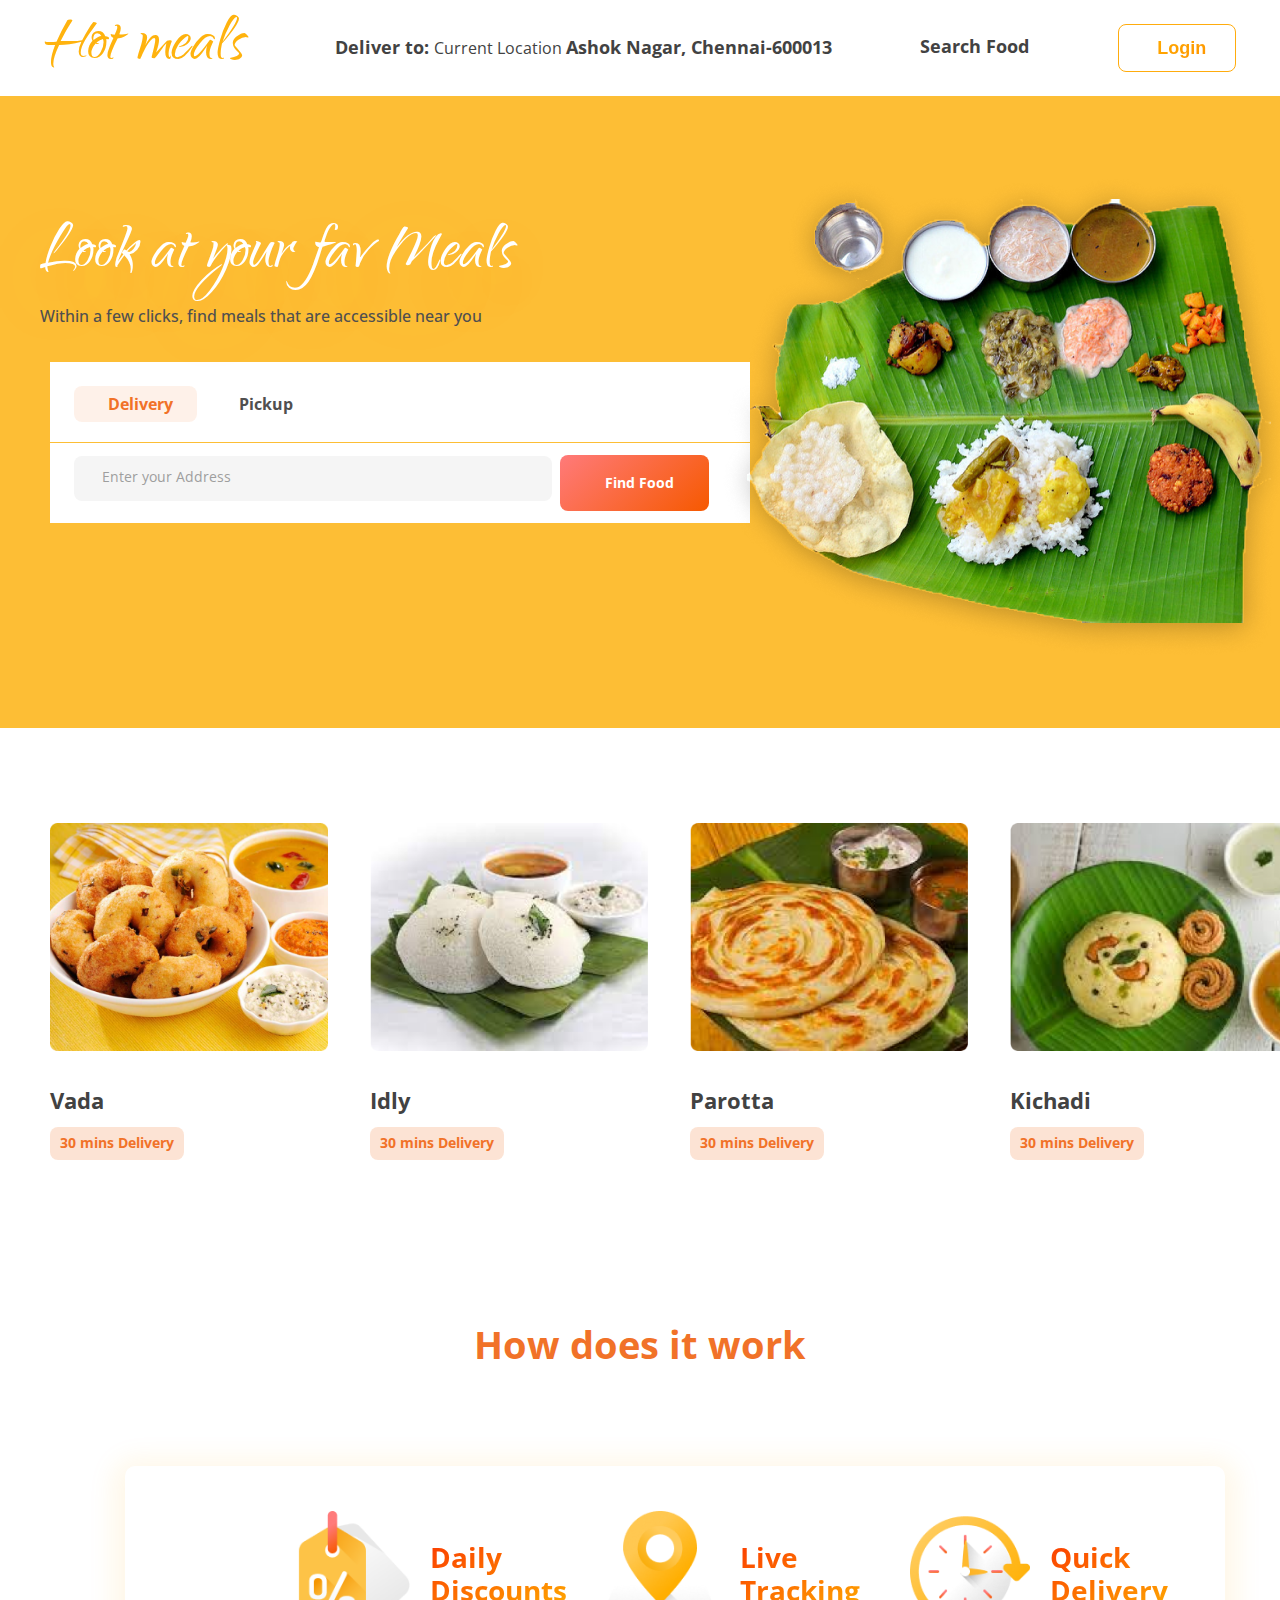
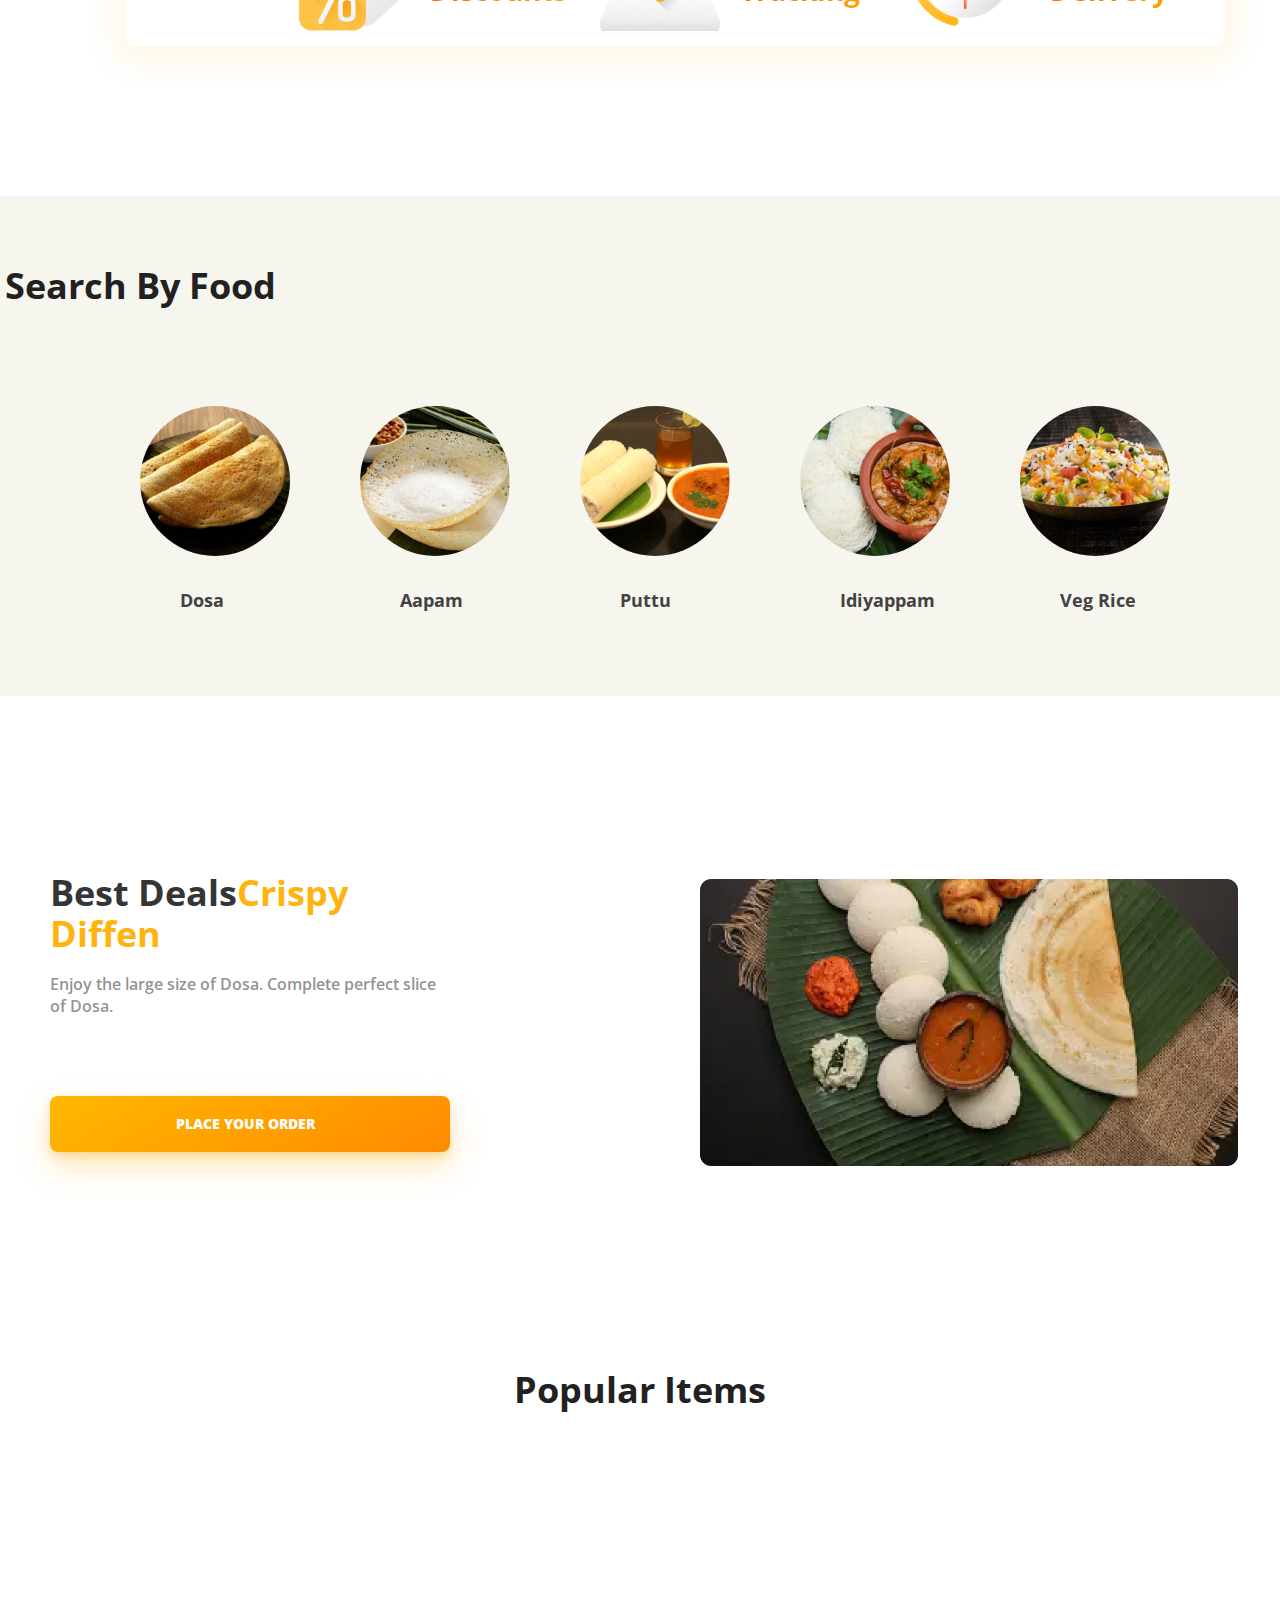
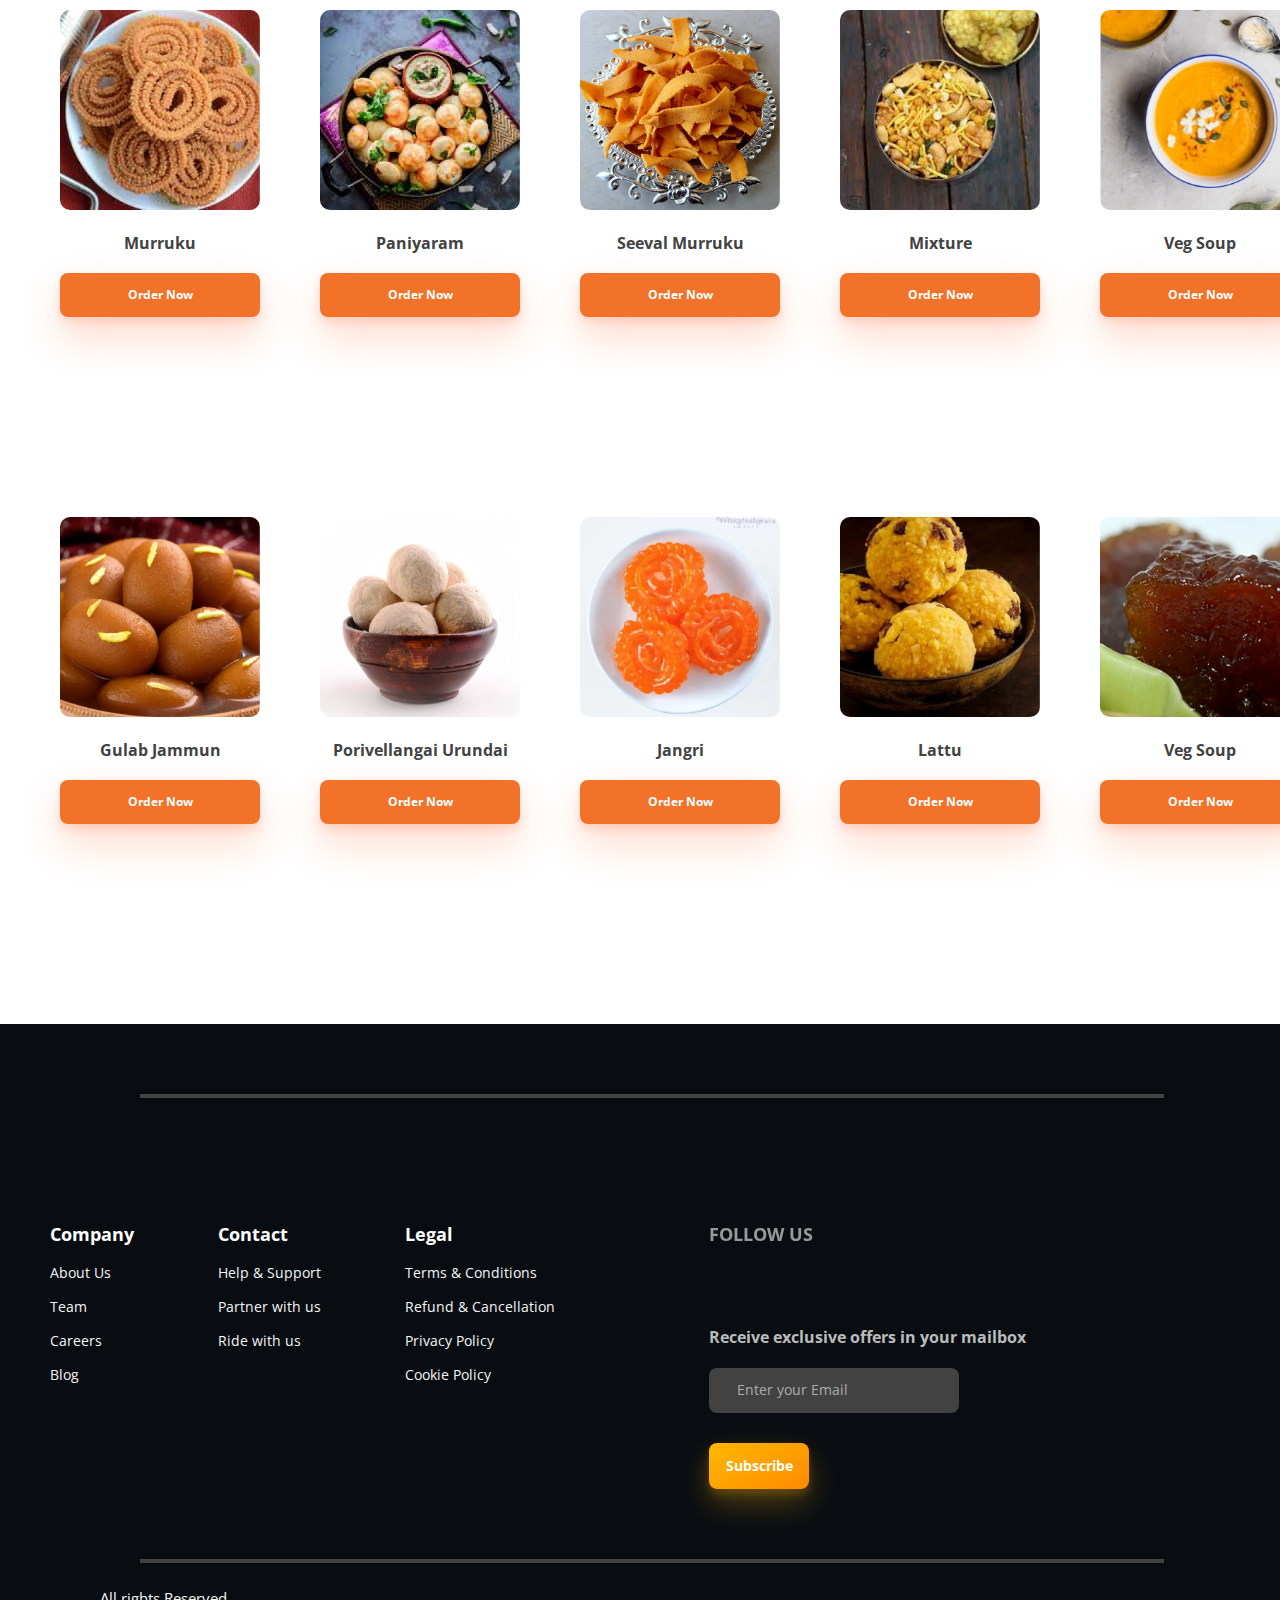
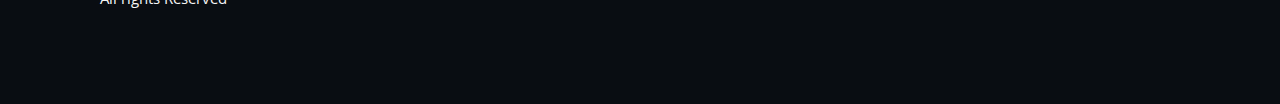
<file: index.html>
<!DOCTYPE html>
<html lang="en">
  <head>
    <meta charset="UTF-8" />
    <meta name="viewport" content="width=device-width, initial-scale=1.0" />
    <title>Hot Meals</title>
    <link
      rel="stylesheet"
      href="https://cdnjs.cloudflare.com/ajax/libs/font-awesome/6.4.2/css/all.min.css"
      integrity="sha512-z3gLpd7yknf1YoNbCzqRKc4qyor8gaKU1qmn+CShxbuBusANI9QpRohGBreCFkKxLhei6S9CQXFEbbKuqLg0DA=="
      crossorigin="anonymous"
      referrerpolicy="no-referrer"
    />
    <link rel="stylesheet" href="styles.css" />
  </head>

  <body>
    <header>
      <p id="logo">Hot meals</p>

      <p id="address">
        <strong>Deliver to: </strong>
        <span>
          <i class="fa-solid fa-location-dot" style="color: #ffb329"></i>
        </span>

        Current Location <strong>Ashok Nagar, Chennai-600013 </strong>
      </p>

      <p>
        <span>
          <i
            class="fa-solid fa-magnifying-glass"
            style="color: #ffb30e"
          ></i> </span
        ><strong> Search Food</strong>
      </p>

      <button class="btn-popup" id="login-popup">
        <span><i class="fa-solid fa-user" style="color: #ffb30e"></i></span
        >Login
      </button>
    </header>

    <div class="wrapper">
      <p id="logo">Hot meals</p><i id="xmark" class="fa-solid fa-xmark" style="color: #ffffff;"></i>
      <h3>Welcome Back</h3>
      <h4>Log in with your email address and password.</h4>
      <div class="form-box login">
        <form action="#">
          <h6>Email Address:</h6>
          <div class="login-box"><i class="fa-solid fa-envelope" style="color: #FDBE35"></i>
          <input type="email" name="" placeholder="Enter your Email Address" /></div>  
                  <h6>Password:</h6>
                  <div class="login-box">

          <i class="fa-solid fa-lock" style="color: #fdbe35;"></i>

          <input type="password" name="" placeholder="Enter your Password" /></div>

          </div>
          <div class="remember-forget">
            <label><input type="checkbox">Remember Me</label>
            <a href="#">Forget Passowrd?</a>
          </div>
          <button type="submit" class="login-btn">LOGIN</button>
          <div class="signup">
            <p>Don't have an account?<a href="#" class="signup">Sign Up</a></p>
          </div>
         
        </form>
        <div id="login-image">
          <img src="./asset/loginpic.png" alt="loginpic" />
        </div>
       
        
      </div>
    
    <div class="background-box">
      <p id="firstline">Look at your fav Meals</p>
      <p id="secondline">
        Within a few clicks, find meals that are accessible near you
      </p>
      <br />
      <br />
      <div>
        <div class="outer-container">
          <div class="inner-container">
            <button id="btn1">
              <span
                ><i
                  class="fa-solid fa-motorcycle"
                  style="color: #f17228"
                ></i></span
              >Delivery
            </button>
            <button id="btn2">
              <span
                ><i
                  class="fa-solid fa-bag-shopping"
                  style="color: #757575"
                ></i></span
              >Pickup
            </button>
          </div>
        </div>

        <div class="outer-container2">
          <div class="box">
            <i class="fa-solid fa-location-dot" style="color: #ffb329"></i>

            <input type="text" name="" placeholder="Enter your Address" />
          </div>
          <button id="btn3">
            <span>
              <i
                class="fa-solid fa-magnifying-glass"
                style="color: #ffffff"
              ></i>
            </span>
            <div style="display: flex; flex-direction: row; width: max-content">
              Find Food
            </div>
          </button>

          <div class="hero-image">
            <img src="./asset/hero pic.png" alt="heropic" />
          </div>
        </div>
      </div>
    </div>
    <div class="dish-container">
      <div class="image-box">
        <img id="vada" src="./asset/vadai=.png" alt="" />
        <p id="dish">Vada</p>
        <button id="speed">30 mins Delivery</button>
      </div>
      <div class="image-box1">
        <img id="idly" src="./asset/idly.png" alt="" />
        <p id="dish">Idly</p>
        <button id="speed1">30 mins Delivery</button>
      </div>
      <div class="image-box2">
        <img id="parotta" src="./asset/parotta.png" alt="" />
        <p id="dish">Parotta</p>
        <button id="speed2">30 mins Delivery</button>
      </div>
      <div class="image-box3">
        <img id="kichadi" src="./asset/kichadi.png" alt="" />
        <p id="dish">Kichadi</p>
        <button id="speed3">30 mins Delivery</button>
      </div>
    </div>
    <h1 id="how">How does it work</h1>
    <div class="features-box">
      <div class="icon-box">
        <img id="discount-icon" src="./asset/Icon-percentage.png" />
        <p id="discount-text">Daily Discounts</p>
      </div>
      <div class="icon-box1">
        <img id="live-icon" src="./asset/tracking Icon.png" />
        <p id="live-text">Live Tracking</p>
      </div>
      <div class="icon-box2">
        <img id="quick-icon" src="./asset/quick Icon.png" />
        <p id="quick-text">Quick Delivery</p>
      </div>
    </div>
    <div class="grey-container">
      <h1>Search By Food</h1>
      <div class="img-container">
        <div class="img-round">
          <img id="dosa" src="./asset/dosa.png" />
          <p id="dish-name">Dosa</p>
        </div>
        <div class="img-round1">
          <img id="aapam" src="./asset/aapam.png" />
          <p id="dish-name">Aapam</p>
        </div>
        <div class="img-round2">
          <img id="puttu" src="./asset/puttu.png" />
          <p id="dish-name">Puttu</p>
        </div>
        <div class="img-round3">
          <img id="idiyappam" src="./asset/idiyappam.png" />
          <p id="dish-name">Idiyappam</p>
        </div>
        <div class="img-round4">
          <img id="vegricw" src="./asset/veg ricw.png" />
          <p id="dish-name">Veg Rice</p>
        </div>
      </div>
    </div>

    <div class="text-box">
      <h1 class="two-colored-text">
        Best Deals<span class="highlight-color">Crispy Diffen</span>
      </h1>
      <p id="tagline">
        Enjoy the large size of Dosa. Complete perfect slice of Dosa.
      </p>
    </div>
    <a href="order.html"  id="orderplace-btn">
      PLACE YOUR ORDER
      <span
        ><i class="fa-solid fa-chevron-right" style="color: #ffffff"></i
      ></span>
    </a>
    <div class="dosa-image">
      <img id="dosalarge" src="asset/dosa large.png" alt="heropic" />
    </div>
    <h1 id="popular">Popular Items</h1>
    <div class="popular-items1">
      <div class="product-card">
        <img
          src="./asset/murukku.png"
          alt="Product Image"
          class="product-image"
        />
        <h2 class="product-name">Murruku</h2>
        <a href="#" class="order-button">Order Now</a>
      </div>
      <div class="product-card1">
        <img
          src="./asset/paniyaram.png"
          alt="Product Image"
          class="product-image1"
        />
        <h2 class="product-name1">Paniyaram</h2>
        <a href="#" class="order-button1">Order Now</a>
      </div>
      <div class="product-card2">
        <img
          src="./asset/seval murrku.png"
          alt="Product Image"
          class="product-image2"
        />
        <h2 class="product-name2">Seeval Murruku</h2>
        <a href="#" class="order-button2">Order Now</a>
      </div>
      <div class="product-card3">
        <img
          src="./asset/mixture.png"
          alt="Product Image"
          class="product-image3"
        />
        <h2 class="product-name3">Mixture</h2>
        <a href="#" class="order-button3">Order Now</a>
      </div>
      <div class="product-card4">
        <img
          src="./asset/Veg soup.png"
          alt="Product Image"
          class="product-image4"
        />
        <h2 class="product-name4">Veg Soup</h2>
        <a href="#" class="order-button4">Order Now</a>
      </div>
    </div>
    <div class="popular-items2">
      <div class="product-card">
        <img
          src="./asset/gulab jammun.png"
          alt="Product Image"
          class="product-image"
        />
        <h2 class="product-name">Gulab Jammun</h2>
        <a href="#" class="order-button">Order Now</a>
      </div>
      <div class="product-card1">
        <img
          src="./asset/porivellangai Urundai.png"
          alt="Product Image"
          class="product-image1"
        />
        <h2 class="product-name1">Porivellangai Urundai</h2>
        <a href="#" class="order-button1">Order Now</a>
      </div>
      <div class="product-card2">
        <img
          src="./asset/Jangri.png"
          alt="Product Image"
          class="product-image2"
        />
        <h2 class="product-name2">Jangri</h2>
        <a href="#" class="order-button2">Order Now</a>
      </div>
      <div class="product-card3">
        <img
          src="./asset/lattu.png"
          alt="Product Image"
          class="product-image3"
        />
        <h2 class="product-name3">Lattu</h2>
        <a href="#" class="order-button3">Order Now</a>
      </div>
      <div class="product-card4">
        <img
          src="./asset/halwa.png"
          alt="Product Image"
          class="product-image4"
        />
        <h2 class="product-name4">Veg Soup</h2>
        <a href="#" class="order-button4">Order Now</a>
      </div>
    </div>
    <div class="footer">
      <div class="vertical-line"></div>
      <div class="company-box">
        <h4>Company</h4>
        <p>About Us</p>
        <p>Team</p>
        <p>Careers</p>
        <p>Blog</p>
      </div>
      <div class="contact-box">
        <h4>Contact</h4>
        <p>Help & Support</p>
        <p>Partner with us</p>
        <p>Ride with us</p>
      </div>
      <div class="legal-box">
        <h4>Legal</h4>
        <p>Terms & Conditions</p>
        <p>Refund & Cancellation</p>
        <p>Privacy Policy</p>
        <p>Cookie Policy</p>
      </div>
      <div class="follow">
        <h4>FOLLOW US</h4>
        <div class="social-icon">
          <i class="fa-brands fa-instagram" style="color: #f5f5f5"></i>
          <i class="fa-brands fa-facebook" style="color: #f5f5f5"></i>
          <i class="fa-brands fa-twitter" style="color: #f5f5f5"></i>
        </div>
        <div class="input-email">
          <h4>Receive exclusive offers in your mailbox</h4>
        </div>
        <div class="email-box">
          <i class="fa-solid fa-envelope" style="color: #adadad"></i>

          <input type="text" name="" placeholder="Enter your Email" />
        </div>
        <button id="btn4">
          <div style="display: flex; flex-direction: row; width: max-content">
            Subscribe
          </div>
        </button>
      </div>
      <div class="vertical-line"></div>
      <h5 class="rights">
        All rights Reserved
        <i class="fa-regular fa-copyright" style="color: #ffffff"></i>
      </h5>
    </div>
    <script src="script.js"></script>
  </body>
</html>
</file>
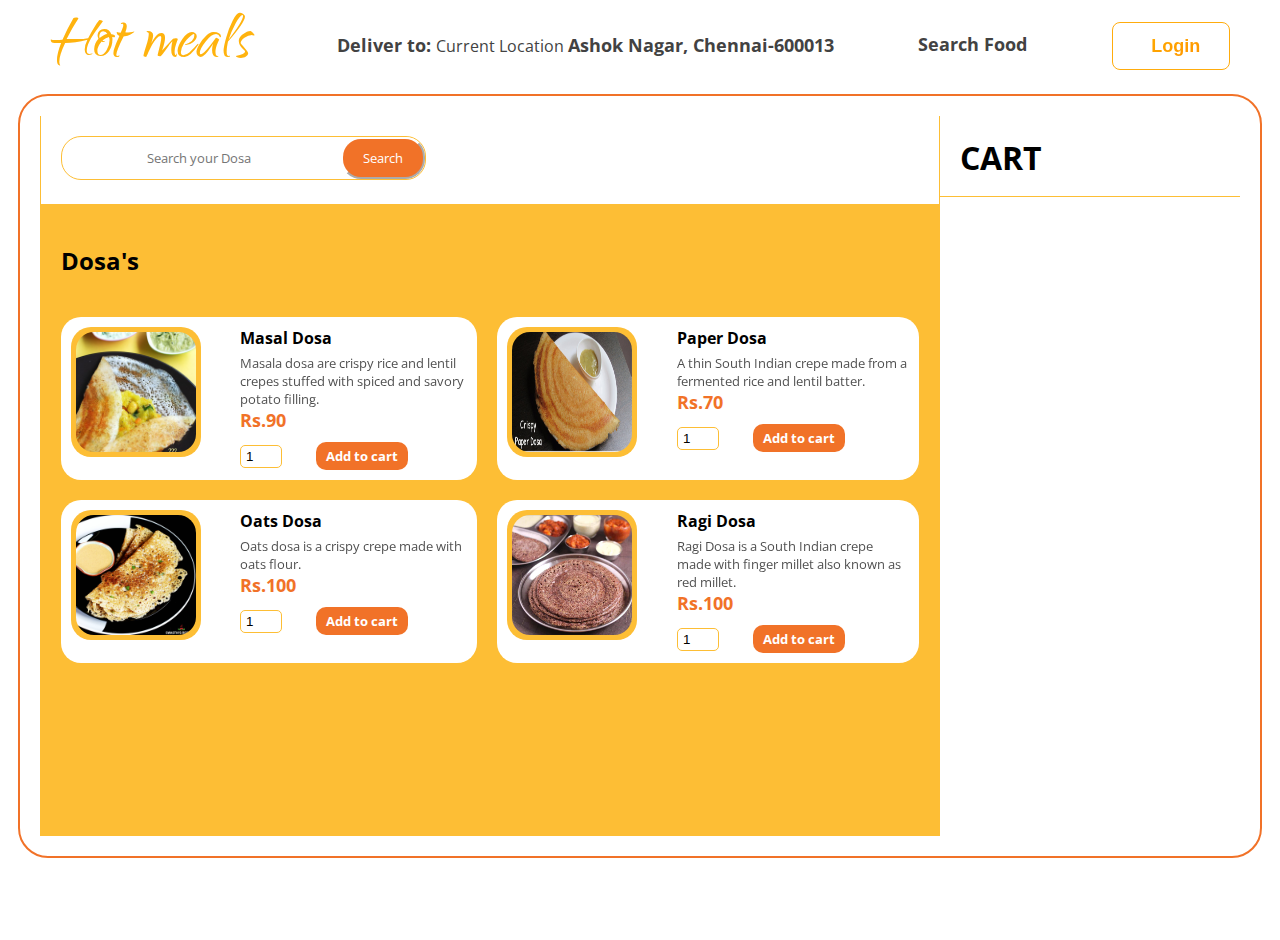
<file: order.html>
<!DOCTYPE html>
<html lang="en">
  <head>
    <meta charset="UTF-8" />
    <meta name="viewport" content="width=device-width, initial-scale=1.0" />
    <title>dosa order</title>
    <link
      rel="stylesheet"
      href="https://cdnjs.cloudflare.com/ajax/libs/font-awesome/6.4.2/css/all.min.css"
      integrity="sha512-z3gLpd7yknf1YoNbCzqRKc4qyor8gaKU1qmn+CShxbuBusANI9QpRohGBreCFkKxLhei6S9CQXFEbbKuqLg0DA=="
      crossorigin="anonymous"
      referrerpolicy="no-referrer"
    />
    <link rel="stylesheet" href="order.css" />
  </head>
  <body>
    <header>
      <p id="logo">Hot meals</p>

      <p id="address">
        <strong>Deliver to: </strong>
        <span>
          <i class="fa-solid fa-location-dot" style="color: #ffb329"></i>
        </span>

        Current Location <strong>Ashok Nagar, Chennai-600013 </strong>
      </p>

      <p>
        <span>
          <i
            class="fa-solid fa-magnifying-glass"
            style="color: #ffb30e"
          ></i> </span
        ><strong> Search Food</strong>
      </p>

      <button class="btn-popup" id="login-popup">
        <span><i class="fa-solid fa-user" style="color: #ffb30e"></i></span
        >Login
      </button>
    </header>
    <div class="container">
      <div class="center">
        <div class="search">
          <div class="form">
            <i class="fa-solid fa-magnifying-glass"></i>
            <input type="text" placeholder="Search your Dosa" />
            <button>Search</button>
          </div>
        </div>

        <h2>Dosa's</h2>
        <div class="list">
          <div class="item" data-key="1">
            <div class="img">
              <img src="./asset/masal dosa.jpg" />
            </div>
            <div class="content">
              <div class="title">Masal Dosa</div>
              <div class="des">
                Masala dosa are crispy rice and lentil crepes stuffed with
                spiced and savory potato filling.
              </div>
              <div class="price">Rs.90</div>
              <input type="number" class="count" min="1" value="1" />
              <button class="add">Add to cart</button>
              <button class="remove" onclick="Remove(1)">
                <i class="fa-solid fa-trash"></i>
              </button>
            </div>
          </div>

          <div class="item" data-key="2">
            <div class="img">
              <img src="./asset/paperdosa.jpg" />
            </div>
            <div class="content">
              <div class="title">Paper Dosa</div>
              <div class="des">
                A thin South Indian crepe made from a fermented rice and lentil
                batter.
              </div>
              <div class="price">Rs.70</div>
              <input type="number" class="count" min="1" value="1" />
              <button class="add">Add to cart</button>
              <button class="remove" onclick="Remove(2)">
                <i class="fa-solid fa-trash"></i>
              </button>
            </div>
          </div>

          <div class="item" data-key="3">
            <div class="img">
              <img src="./asset/oatsdosa.jpg" />
            </div>
            <div class="content">
              <div class="title">Oats Dosa</div>
              <div class="des">
                Oats dosa is a crispy crepe made with oats flour.
              </div>
              <div class="price">Rs.100</div>
              <input type="number" class="count" min="1" value="1" />
              <button class="add">Add to cart</button>
              <button class="remove" onclick="Remove(3)">
                <i class="fa-solid fa-trash"></i>
              </button>
            </div>
          </div>

          <div class="item" data-key="4">
            <div class="img">
              <img src="./asset/ragi dosa.jpg" />
            </div>
            <div class="content">
              <div class="title">Ragi Dosa</div>
              <div class="des">
                Ragi Dosa is a South Indian crepe made with finger millet also
                known as red millet.
              </div>
              <div class="price">Rs.100</div>
              <input type="number" class="count" min="1" value="1" />
              <button class="add">Add to cart</button>
              <button class="remove" onclick="Remove(4)">
                <i class="fa-solid fa-trash"></i>
              </button>
            </div>
          </div>
        </div>
      </div>
      <div class="cart">
        <div class="name">CART</div>
        <div class="listCart"></div>
      </div>
    </div>
    <script src="order.js"></script>
  </body>
</html>
</file>
<file: styles.css>
@import url('https://fonts.googleapis.com/css2?family=Qwigley&display=swap');
  @import url('https://fonts.googleapis.com/css2?family=Open+Sans:ital,wght@0,300;0,400;0,500;0,600;0,700;0,800;1,300;1,400;1,500;1,600;1,700;1,800&display=swap');
  @import url('https://fonts.googleapis.com/css2?family=Open+Sans:wght@300&display=swap');

* {
   margin: 0;
   padding: 0;
   box-sizing: border-box;
  }
  
   
  
  /* header */
  
 header {
   width: 100%;
  display: flex;
  justify-content: space-around;
  align-items: center;
  
  }
  
   
  
  header #logo {
  color: var(--theme-primary, #ffb30e);
  font-family: "Qwigley", cursive;
  font-size: 80px;
  font-style: normal;
  font-weight: 400;
  line-height: 120%;
  }
  
   
  
  header #address {
  color: var(--theme-gray-800, #424242);
  font-family: Open Sans;
  font-size: 16px;
  font-style: normal;
  font-weight: 400;
  line-height: 140%;
  }
  
   
  
  header strong {
  
    /* Button Bold */
  color: var(--theme-gray-800, #424242);
  font-family: Open Sans;
  font-size: 18px;
  font-style: normal;
  font-weight: 700;
  line-height: 100%;
  
  }
  
   
  
  header i {
  font-size: 18px;
  font-style: normal;
  font-weight: 900;
  line-height: 140%;
  
  }
  
   
  
  #search-icon {
  font-size: 18px;
  font-style: normal;
  font-weight: 900;
  line-height: 100%;
   }
  
   
  
  .btn-popup {
  cursor: pointer;
  background: #fff;
  width: 118px;
  display: flex;
  justify-content: center;
  align-items: center;
  padding: 14px 24px;
  gap: 10px;
  border-radius: 8px;
  border: 1px solid #ffac0d;
  font-size: 18px;
  font-style: normal;
  font-weight: 700;
  line-height: 100%;
  background: var(
     --yellow-button,
   linear-gradient(150deg, #ffb800 0%, #ff8a00 100%)
  );
  background-clip: text;
  -webkit-background-clip: text;
  -webkit-text-fill-color: transparent;
  
  }
  .btn-popup  :hover{

  background-color: 
 var(--yellow-button, linear-gradient(93deg, #FFB800 -47.72%, #FF8A00 136.81%));
  box-shadow: 0px 9.79592px 22.39067px 0px rgba(255, 178, 14, 0.29), 0px 3.49854px 5.59767px 0px rgba(222, 151, 0, 0.24);
  }


 

  /* end header */

  .background-box {
    width: 100%;
    height: 632px;
    flex-shrink: 0;
    background: #FDBE35;
  }

  .background-box #firstline {
    color: var(--theme-white, #FFF);
/* Object shadow 2 */
text-shadow: 0px 27px 82px rgba(255, 174, 0, 0.28), 0px 14px 15px rgba(255, 174, 0, 0.01);
font-family: Qwigley;
font-size: 80px;
font-style: normal;
font-weight: 400;
line-height: 100%;
padding-left: 40px;
padding-top: 120px;
  }

  .background-box #secondline{
color: #504F4F;
font-family: 'Open Sans', sans-serif;
font-size: 16px;
font-weight: 500;
font-style: normal;
line-height: 120%;
padding-left: 40px;
padding-top: 11px;
}

.outer-container{
  margin-left: 50px;
width: 700px;
height: 80px;
padding: 24px;
align-items: flex-start;
gap: 8px;
background: var(--theme-white, #FFF);

}

.inner-container {
  width: 856px;
  align-items: flex-start;
  gap: 8px;
  display: flex;

  
  

}
.inner-container  #btn1{
  color: white;
  border-radius: 8px;
background: rgba(241, 114, 40, 0.10);
color: var(--theme-warning, #F17228);
/* Button Bold */
font-size: 16px;
font-family: 'Open Sans', sans-serif;
border: none;
font-style: normal;
font-weight: 700;
line-height: 100%; /* 18px */
display: flex;
padding: 10px 24px;
align-items: flex-start;
gap: 10px;
cursor: pointer;
}

.inner-container  #btn2{
  background-color: rgba(0, 0, 0, 0); /* Black with 0% opacity */
  border-radius: 8px;
  /* background: rgba(241, 114, 40, 0.10); */
  color: var(--theme-warning, #504F4F);
  font-size: 16px;
  font-family: 'Open Sans', sans-serif;
  border:none;
  font-style: normal;
  font-weight: 700;
  line-height: 100%; /* 18px */
  display: flex;
  padding: 10px 24px;
  align-items: flex-start;
  gap: 10px;
  cursor: pointer;
}

.outer-container2{
  margin-top: 1px;
  margin-left: 50px;
  display: flex;
  width: 700px;
  height: 80px;
  padding: 24px;
  align-items: center;
  gap: 8px;
  background: var(--theme-white, #FFF);
  
  }
 
  .box{
    width: 80%;
    border-radius: 8px;
background: var(--theme-gray-100, #F5F5F5);
display: flex;
padding: 7px 0px 8px 16px;
margin-bottom: 10px;
align-items: center;
gap: 12px;
flex: 1 0 0;
  }

  .box > i{
    font-size: 18px;
  }
  .box > input{
    flex: 1;
    width: 450px;
    height:30px;
    border: none;
    background: var(--theme-gray-100, #F5F5F5);
    outline: none;
  }

  .box > ::placeholder{
    color: var(--theme-gray-500, #9E9E9E);

/* Body 1 */
font-family: Open Sans;
font-size: 14px;
font-style: normal;
font-weight: 400;
line-height: 140%; /* 25.2px */
  }

  .outer-container2 #btn3{
    display: flex;
    width: 300px;
padding: 21px 35px;
justify-content: space-between;
align-items: center;
gap: 10px;
border-radius: 8px;
background: linear-gradient(138deg, #FF7A7A 0%, #F65900 100%);
color: var(--theme-white, #FFF);
/* text-align: center; */
border-width: 0;
font-family: Open Sans;


/* Button Bold */
font-size: 14px;
font-style: normal;
font-weight: 700;
line-height: 100%; /* 18px */
}
.hero-image{
text-shadow: 0px 4px 30px 0px rgba(0, 0, 0, 0.25);
width: 524px;
height: 424px;
flex-shrink: 0;
margin-bottom: 75%;
margin-top:45%;
}


.dish-container{
display: flex;
gap: 70px;





}
.image-box{
  border-radius: 10px;
  width: 200px;
height: 100px;
flex-shrink: 0;
margin-top: 95px;
margin-left: 50px;
cursor: pointer;


}

.image-box #vada{
  width: 278px;
height: 228px;



}

.image-box #dish{
  color: var(--theme-gray-800, #424242);

font-size: 22px;
font-style: normal;
font-weight: 700;
line-height: 120%;
font-family: Open Sans;
margin-top: 32px;


}

.image-box #speed{
  display: inline-flex;
padding: 8px 10px;
align-items: flex-start;
gap: 10px;
border-radius: 8px;
background: rgba(241, 114, 40, 0.20);
color: var(--theme-warning, #F17228);

/* Headline 6 Bold */
font-family: Open Sans;
border: none;
font-size: 14px;
font-style: normal;
font-weight: 700;
line-height: 120%;
margin-top: 14px;
 /* 26.4px */
}
.image-box1{
  border-radius: 10px;
  width: 200px;
height: 100px;
flex-shrink: 0;
margin-top: 95px;
margin-left: 50px;
cursor: pointer;


}

.image-box1 #idly{
  width: 278px;
height: 228px;
cursor: pointer;

}

.image-box1 #dish{
  color: var(--theme-gray-800, #424242);

font-size: 22px;
font-style: normal;
font-weight: 700;
line-height: 120%;
font-family: Open Sans;
margin-top: 32px;

}

.image-box1 #speed1{
  display: inline-flex;
  padding: 8px 10px;
  align-items: flex-start;
gap: 10px;
border-radius: 8px;
background: rgba(241, 114, 40, 0.20);
color: var(--theme-warning, #F17228);

/* Headline 6 Bold */
font-family: Open Sans;
border: none;
font-size: 14px;
font-style: normal;
font-weight: 700;
line-height: 120%;
margin-top: 14px;
 /* 26.4px */
}
.image-box2{
  border-radius: 10px;
  width: 200px;
height: 100px;
flex-shrink: 0;
margin-top: 95px;
margin-left: 50px;
cursor: pointer;

}

.image-box2 #parotta{
  width: 278px;
height: 228px;

}

.image-box2 #dish{
  color: var(--theme-gray-800, #424242);

font-size: 22px;
font-style: normal;
font-weight: 700;
line-height: 120%;
font-family: Open Sans;
margin-top: 32px;

}

.image-box2 #speed2{
  display: inline-flex;
  padding: 8px 10px;
  align-items: flex-start;
gap: 10px;
border-radius: 8px;
background: rgba(241, 114, 40, 0.20);
color: var(--theme-warning, #F17228);

/* Headline 6 Bold */
font-family: Open Sans;
border: none;
font-size: 14px;
font-style: normal;
font-weight: 700;
line-height: 120%;
margin-top: 14px;
 /* 26.4px */
}
.image-box3{
  cursor: pointer;

  border-radius: 10px;
  width: 200px;
height: 100px;
flex-shrink: 0;
margin-top: 95px;
margin-left: 50px;
}

.image-box3 #kichadi{
  width: 278px;
height: 228px;

}

.image-box3 #dish{
  color: var(--theme-gray-800, #424242);

font-size: 22px;
font-style: normal;
font-weight: 700;
line-height: 120%;
font-family: Open Sans;
margin-top: 32px;

}

.image-box3 #speed3{
  display: inline-flex;
  padding: 8px 10px;
align-items: flex-start;
gap: 10px;
border-radius: 8px;
background: rgba(241, 114, 40, 0.20);
color: var(--theme-warning, #F17228);

/* Headline 6 Bold */
font-family: Open Sans;
border: none;
font-size: 14px;
font-style: normal;
font-weight: 700;
line-height: 120%;
margin-top: 14px;
 /* 26.4px */
}

#how{
  color: #F17228;
text-align: center;

font-family: Open Sans;

font-size: 38px;
font-style: normal;
font-weight: 700;
line-height: 112%; 
margin-top: 400px;
}


.features-box{
  gap: 100px;
  display: flex;
  margin-left: 125px;
  margin-top: 100px;
  justify-content: center;
  align-items: center;
  width: 1100px;
height: 180px;
  border-radius: 10px;
background: #FFF;
box-shadow: 0px 5px 27px 11px rgba(255, 181, 21, 0.10);
}



.icon-box{
  /* margin-left: 60px; */
  justify-content: flex-start;
  width: 150px;
height: 150px;
/* margin-right: 100px; */
flex-shrink: 0;
display: flex;
}
.icon-box #discount-icon{
  margin-top: 30px;
  width: 120px;
height: 120px;

}
.icon-box #discount-text{
  
/* Headline 5 Bold */
font-family: Open Sans;
background: linear-gradient(150deg, #FB3C00 0%, #FFB800 100%);
background-clip: text;
-webkit-background-clip: text;
-webkit-text-fill-color: transparent;
font-size: 28px;
font-style: normal;
font-weight: 700;
line-height: 120%; /* 42px */
margin-top: 60px;
margin-left: 20px;

}

.icon-box1{
  margin-left: 60px;
  width: 150px;
height: 150px;
flex-shrink: 0;
display: flex;
}
.icon-box1 #live-icon{
  margin-top: 30px;
  width: 120px;
height: 120px;

}
.icon-box1 #live-text{
  
/* Headline 5 Bold */
font-family: Open Sans;
background: linear-gradient(150deg, #FB3C00 0%, #FFB800 100%);
background-clip: text;
-webkit-background-clip: text;
-webkit-text-fill-color: transparent;
font-size: 28px;
font-style: normal;
font-weight: 700;
line-height: 120%; /* 42px */
margin-top: 60px;
margin-left: 20px;

}
.icon-box2{
  margin-left: 60px;
  width: 150px;
height: 150px;
flex-shrink: 0;
display: flex;
}
.icon-box2 #quick-icon{
  margin-top: 30px;
  width: 120px;
height: 120px;

}
.icon-box2 #quick-text{
  
/* Headline 5 Bold */
font-family: Open Sans;
background: linear-gradient(150deg, #FB3C00 0%, #FFB800 100%);
background-clip: text;
-webkit-background-clip: text;
-webkit-text-fill-color: transparent;
font-size: 28px;
font-style: normal;
font-weight: 700;
line-height: 120%; /* 42px */
margin-top: 60px;
margin-left: 20px;

}

.grey-container{
  background: #F6F5EE;
width: 100%;
height: 500px;
margin-top: 150px;

}
.grey-container > H1{
  color: var(--theme-gray-900, #212121);
text-align: center;

/* Headline 4 Bold */
font-family: 'Open Sans', sans-serif;
padding-top: 70px;
padding-right: 1000px;
font-size: 36px;
font-style: normal;
font-weight: 700;
line-height: 112%; /* 48.16px */
}
  
.img-container{
  display: flex;
  gap: 70px;
  margin-left: 70px;
  margin-right: 70px;
  padding-left: 70px;
  padding-right: 70px;
}

.img-round #dosa{
  margin-top: 100px;
  width: 150px;
height: 150px;
border-radius: 50%;
cursor: pointer;
flex-shrink: 0;
}

.img-round #dish-name{
  color: var(--theme-gray-800, #424242);

/* Headline 6 Bold */
font-family: Open Sans;
cursor: pointer;

font-size: 18px;
font-style: normal;
font-weight: 700;
line-height: 120%;
margin-top: 30px;
margin-left:40px ;
}


.img-round1 #aapam{
  margin-top: 100px;
  width: 150px;
height: 150px;
border-radius: 50%;
cursor: pointer;

flex-shrink: 0;
}

.img-round1 #dish-name{
  color: var(--theme-gray-800, #424242);
  cursor: pointer;

/* Headline 6 Bold */
font-family: Open Sans;

font-size: 18px;
font-style: normal;
font-weight: 700;
line-height: 120%;
margin-top: 30px;
margin-left:40px ;
}

.img-round2 #puttu{
  margin-top: 100px;
  width: 150px;
height: 150px;
border-radius: 50%;
cursor: pointer;

flex-shrink: 0;
}

.img-round2 #dish-name{
  color: var(--theme-gray-800, #424242);

/* Headline 6 Bold */
font-family: Open Sans;
cursor: pointer;

font-size: 18px;
font-style: normal;
font-weight: 700;
line-height: 120%;
margin-top: 30px;
margin-left:40px ;
}

.img-round3 #idiyappam{
  margin-top: 100px;
  width: 150px;
height: 150px;
border-radius: 50%;
cursor: pointer;

flex-shrink: 0;
}

.img-round3 #dish-name{
  color: var(--theme-gray-800, #424242);
  cursor: pointer;

/* Headline 6 Bold */
font-family: Open Sans;

font-size: 18px;
font-style: normal;
font-weight: 700;
line-height: 120%;
margin-top: 30px;
margin-left:40px ;
}

.img-round4 #vegricw{
  margin-top: 100px;
  width: 150px;
height: 150px;
border-radius: 50%;
cursor: pointer;

flex-shrink: 0;
}

.img-round4 #dish-name{
  color: var(--theme-gray-800, #424242);
  cursor: pointer;

/* Headline 6 Bold */
font-family: Open Sans;

font-size: 18px;
font-style: normal;
font-weight: 700;
line-height: 120%;
margin-top: 30px;
margin-left:40px ;
}



.text-box{
  margin-top: 100px;
  background: white;
  display: flex;
width: 400px;
height: 300px;
margin-left: 50px;
flex-direction: column;
justify-content: center;
align-items: flex-start;
gap: 19px;
flex-shrink: 0;
}

.two-colored-text{
  font-family: 'Open Sans', sans-serif;

  color: #353535;
font-size: 36px;
font-style: normal;
font-weight: 700;
line-height: 112%; /* 48.16px */
}


.highlight-color{
  color: var(--theme-primary, #FFB30E);
  font-family: 'Open Sans', sans-serif;

font-size: 36px;
font-style: normal;
font-weight: 700;
line-height: 112%;
}

.text-box #tagline{
  color: rgba(97, 97, 97, 0.69);
font-family: Open Sans;
font-size: 16px;
font-style: normal;
font-weight: 600;
line-height: 140%; /* 25.2px */
}

#orderplace-btn{
  text-decoration: none;
  margin-left: 50px;
  display: flex;
width: 400px;
padding: 21px 38px;
font-family: 'Open Sans', sans-serif;

justify-content: center;
align-items: center;
gap: 10px;
border-radius: 8px;
background: var(--yellow-button, linear-gradient(150deg, #FFB800 0%, #FF8A00 100%));
border-width: 0;
/* Button shadow ! */
box-shadow: 0px 14px 32px 0px rgba(255, 178, 14, 0.29), 0px 5px 8px 0px rgba(222, 151, 0, 0.24);
color: #FFF;
text-align: center;
font-size: 14px;
font-style: normal;
font-weight: 900;
line-height: 100%; /* 18px */
text-transform: uppercase;
cursor: pointer;
}

.dosa-image #dosalarge{
  width: 538px;
height: 287px;
flex-shrink: 0;
margin-left: 700px;
margin-top: -500px;
}


#popular{
  margin-top: 200px;
  color: var(--theme-gray-900, #212121);
text-align: center;
font-family: 'Open Sans', sans-serif;

font-size: 36px;
font-style: normal;
font-weight: 700;
line-height: 112%; /* 48.16px */
}
.popular-items1{
  
  display: flex;
  margin-left: 10px;
  margin-right: 50px;
  gap: 10px;
}
.popular-items2{
  
  display: flex;
  margin-left: 10px;
  margin-right: 50px;
  gap: 10px;
}



.product-card{
  margin-top: 200px;
  margin-left: 50px;

}

.product-card .product-image{
  border-radius: 10px;
  width: 200px;
height: 200px;
}

 .product-name{
margin-top: 20px;
  color: var(--theme-gray-800, #424242);
  font-family: 'Open Sans', sans-serif;
text-align: center;  

font-size: 16px;
font-style: normal;
font-weight: 700;
line-height: 120%; /* 26.4px */
}

.order-button{
  margin-top: 20px;
  display: flex;
width: 200px;
padding: 16px 48px;
justify-content: center;
align-items: center;
gap: 10px;
border-radius: 8px;
background: var(--theme-warning, #F17228);

/* Shadow/2 */
box-shadow: 0px 20px 40px 0px rgba(250, 99, 35, 0.24), 0px 5px 10px 0px rgba(253, 114, 92, 0.22);
color: var(--theme-white, #FFF);
text-align: center;

/* Button Bold */
font-family: 'Open Sans', sans-serif;
text-decoration:none;
font-size: 12px;
font-style: normal;
font-weight: 700;
line-height: 100%; /* 18px */
}
.product-card1{
  margin-top: 200px;
  margin-left: 50px;

}

.product-card1 .product-image1{
  border-radius: 10px;
  width: 200px;
height: 200px;
}

 .product-name1{
margin-top: 20px;
  color: var(--theme-gray-800, #424242);
  font-family: 'Open Sans', sans-serif;
  text-align: center;
  

font-size: 16px;
font-style: normal;
font-weight: 700;
line-height: 120%; /* 26.4px */
}

.order-button1{
  margin-top: 20px;
  display: flex;
width: 200px;
padding: 16px 48px;
justify-content: center;
align-items: center;
gap: 10px;
border-radius: 8px;
background: var(--theme-warning, #F17228);

/* Shadow/2 */
box-shadow: 0px 20px 40px 0px rgba(250, 99, 35, 0.24), 0px 5px 10px 0px rgba(253, 114, 92, 0.22);
color: var(--theme-white, #FFF);
text-align: center;

/* Button Bold */
font-family: 'Open Sans', sans-serif;
text-decoration:none;
font-size: 12px;
font-style: normal;
font-weight: 700;
line-height: 100%; /* 18px */
}
.product-card2{
  margin-top: 200px;
  margin-left: 50px;

}

.product-card2 .product-image2{
  border-radius: 10px;
  width: 200px;
height: 200px;
}

 .product-name2{
margin-top: 20px;
  color: var(--theme-gray-800, #424242);
  font-family: 'Open Sans', sans-serif;
text-align: center;  

font-size: 16px;
font-style: normal;
font-weight: 700;
line-height: 120%; /* 26.4px */
}

.order-button2{
  margin-top: 20px;
  display: flex;
width: 200px;
padding: 16px 48px;
justify-content: center;
align-items: center;
gap: 10px;
border-radius: 8px;
background: var(--theme-warning, #F17228);

/* Shadow/2 */
box-shadow: 0px 20px 40px 0px rgba(250, 99, 35, 0.24), 0px 5px 10px 0px rgba(253, 114, 92, 0.22);
color: var(--theme-white, #FFF);
text-align: center;

/* Button Bold */
font-family: 'Open Sans', sans-serif;
text-decoration:none;
font-size: 12px;
font-style: normal;
font-weight: 700;
line-height: 100%; /* 18px */
}

.product-card3{
  margin-top: 200px;
  margin-left: 50px;

}

.product-card3 .product-image3{
  border-radius: 10px;
  width: 200px;
height: 200px;
}

 .product-name3{
margin-top: 20px;
  color: var(--theme-gray-800, #424242);
  font-family: 'Open Sans', sans-serif;
text-align: center;  

font-size: 16px;
font-style: normal;
font-weight: 700;
line-height: 120%; /* 26.4px */
}

.order-button3{
  margin-top: 20px;
  display: flex;
width: 200px;
padding: 16px 48px;
justify-content: center;
align-items: center;
gap: 10px;
border-radius: 8px;
background: var(--theme-warning, #F17228);

/* Shadow/2 */
box-shadow: 0px 20px 40px 0px rgba(250, 99, 35, 0.24), 0px 5px 10px 0px rgba(253, 114, 92, 0.22);
color: var(--theme-white, #FFF);
text-align: center;

/* Button Bold */
font-family: 'Open Sans', sans-serif;
text-decoration:none;
font-size: 12px;
font-style: normal;
font-weight: 700;
line-height: 100%; /* 18px */
}

.product-card4{
  margin-top: 200px;
  margin-left: 50px;

}

.product-card4 .product-image4{
  border-radius: 10px;
  width: 200px;
height: 200px;
}

 .product-name4{
margin-top: 20px;
  color: var(--theme-gray-800, #424242);
  font-family: 'Open Sans', sans-serif;
text-align: center;  

font-size: 16px;
font-style: normal;
font-weight: 700;
line-height: 120%; /* 26.4px */
}

.order-button4{
  margin-top: 20px;
  display: flex;
width: 200px;
padding: 16px 48px;
justify-content: center;
align-items: center;
gap: 10px;
border-radius: 8px;
background: var(--theme-warning, #F17228);

/* Shadow/2 */
box-shadow: 0px 20px 40px 0px rgba(250, 99, 35, 0.24), 0px 5px 10px 0px rgba(253, 114, 92, 0.22);
color: var(--theme-white, #FFF);
text-align: center;

/* Button Bold */
font-family: 'Open Sans', sans-serif;
text-decoration:none;
font-size: 12px;
font-style: normal;
font-weight: 700;
line-height: 100%; /* 18px */
}

.footer{
  margin-top: 200px;
  width: 100%;
height: 680px;
flex-shrink: 0;
background: #090D12;
}
.footer .vertical-line{
  border: 2px solid #424242;
  position: absolute;
  width: 80%;
  margin-top: 70px;
  margin-left: 140px;
stroke-width: 2px;

}


.company-box{
  margin-top: 200px;
  margin-left: 50px;
  display: inline-flex;
flex-direction: column;
align-items: flex-start;
gap: 20px;
}

.company-box >h4 {
  color: #FFF;
  font-family: 'Open Sans', sans-serif;


/* Headline 6 Bold */
font-size: 18px;
font-style: normal;
font-weight: 700;
line-height: 120%; /* 26.4px */
}
.company-box >p {
  color: var(--theme-gray-100, #F5F5F5);

/* Button */
font-size: 14px;
font-family: 'Open Sans', sans-serif;

font-style: normal;
font-weight: 400;
line-height: 100%; /* 18px */
}


.contact-box{
  margin-top: 200px;
  margin-left: 80px;
  display: inline-flex;
flex-direction: column;
align-items: flex-start;
gap: 20px ;

}
.contact-box >h4{
  color: #FFF;
  font-family: 'Open Sans', sans-serif;


/* Headline 6 Bold */
font-size: 18px;
font-style: normal;
font-weight: 700;
line-height: 120%;

}
.contact-box >p{
  color: var(--theme-gray-100, #F5F5F5);

  /* Button */
  font-size: 14px;
  font-family: 'Open Sans', sans-serif;
  
  font-style: normal;
  font-weight: 400;
  line-height: 100%;
}


.legal-box{
  margin-top: 200px;
  margin-left: 80px;
  display: inline-flex;
flex-direction: column;
align-items: flex-start;
gap: 20px ;
}
.legal-box >h4 {
  color: #FFF;
  font-family: 'Open Sans', sans-serif;


/* Headline 6 Bold */
font-size: 18px;
font-style: normal;
font-weight: 700;
line-height: 120%;


}

.legal-box >p {
  color: var(--theme-gray-100, #F5F5F5);

  /* Button */
  font-size: 14px;
  font-family: 'Open Sans', sans-serif;
  
  font-style: normal;
  font-weight: 400;
  line-height: 100%;

}



.follow{
  margin-top: 200px;
  margin-left: 150px;
  margin-right: 50px;
  display: inline-flex;
flex-direction: column;
align-items: flex-start;
gap: 20px ;


}


.follow >h4{
  font-family: 'Open Sans', sans-serif;
  opacity: 0.6;
  color: #F5F5F5;
font-size: 18px;
font-style: normal;
font-weight: 700;
line-height: 120%; /* 21.6px */
text-transform: uppercase;


}

.social-icon{

display: flex;
gap: 16px;
margin-left: 15px;
margin-top: 20px;
opacity: 0.6;

}

.input-email{
  display: flex;
  flex-direction: row;
  width: 500px;
  color: #BBB;
  font-family: 'Open Sans', sans-serif;

/* Body 1 Bold */
font-size: 16px;
font-style: normal;
font-weight: 700;
line-height: 140%;
margin-top: 20px;

}


.email-box{
  display: flex;
  width: 50%;
    border-radius: 8px;
    background: var(--theme-gray-800, #424242);display: flex;
padding: 7px 0px 8px 16px;
margin-bottom: 10px;
align-items: center;
gap: 12px;
flex: 1 0 0;
}

.email-box > input{
  /* flex: 1; */
  /* width: 10px; */
  height:30px;
  border: none;
  background: var(--theme-gray-800, #424242);  outline: none;
}

.email-box > i{
  font-size: 16px;
}


.email-box > ::placeholder{
  color: #ADADAD;
  /* width: 50px; */

/* Body 1 */
font-family: Open Sans;
font-size: 14px;
font-style: normal;
font-weight: 400;
line-height: 140%; /* 25.2px */
}

.follow #btn4{
  display: flex;
width: 100px;
padding: 16px 20px;
justify-content: center;
align-items: center;
gap: 10px;
border-width: 0;
border-radius: 8px;
background: var(--yellow-button, linear-gradient(150deg, #FFB800 0%, #FF8A00 100%));
box-shadow: 0px 14px 32px 0px rgba(255, 178, 14, 0.29), 0px 5px 8px 0px rgba(222, 151, 0, 0.24);
color: #FFF;
text-align: center;
font-family: Open Sans;
cursor: pointer;


/* Button Bold */
font-size: 14px;
font-style: normal;
font-weight: 700;
line-height: 100%; /* 18px */
}

.rights{
  margin-top: 100px;
  margin-left: 100px;

  color: var(--theme-gray-100, #F5F5F5);
font-family: Open Sans;
font-size: 15px;
font-style: normal;
font-weight: 400;
line-height: 120%; /* 18px */
}

.wrapper{
  background: white;
  position:fixed;
  margin-left: 200px;
  width: 960px;
  height: 738px;
  background-color: white;
  border: 10px soldi rgba(255, 255, 255, .5);
  box-shadow: 3px 8px 42px 0px rgba(0, 0, 0, 5);
  transform: translate(-50%,-50%) scale(0.1.25);
  display: none;

} 


.wrapper .form-box{
  width: 100%;
  padding: 40px;
}

.wrapper #logo{
  color: var(--theme-primary, #ffb30e);
  font-family: "Qwigley", cursive;
  font-size: 60px;
  font-style: normal;
  font-weight: 400;
  line-height: 120%;
  margin-left: 50px;
  margin-top: 25px;
}

.wrapper #xmark{
  cursor: pointer;
  margin-top: -97px;
  display: flex;
  justify-content: center;
  align-items: center;
  font-size: 1em;
  position: absolute;
  margin-left: 500px;
  color: white;
  width: 30px;
height: 30px;
border: none;
border-radius: 6.997px 0px 6.997px 6.997px;
background: linear-gradient(180deg, #FFB800 0%, #FF8A00 100%);

}

.wrapper h3{
  color: var(--theme-gray-800, #424242);
  font-family: Open Sans;
margin-left: 100px;
font-size: 20px;
font-style: normal;
font-weight: 700;
line-height: 100%;
margin-top: -10px;
}

.wrapper h4{
  color: #504F4F;
  font-family: Open Sans;
margin-top: 10px;
margin-left: 100px;
font-size: 15.394px;
font-style: normal;
font-weight: 400;
line-height: 120%; /* 18.472px */
}

.wrapper h6{
  color: #424242;
  font-family: Open Sans;
margin-left: 50px;
font-size: 15px;
font-style: normal;
font-weight: 600;
line-height: 120%; /* 18.472px */
}
.login-box{
  margin-left: 50px;
  margin-top: 10px;
  width: 40%;
  border-radius: 8px;
background: var(--theme-gray-100, #F5F5F5);
display: flex;
padding: 7px 0px 8px 16px;
margin-bottom: 10px;
align-items: center;
gap: 12px;
flex: 1 0 0;
}

.login-box > i{
  font-size: 16px;
}
.login-box > input{
  flex: 1;
  width: 450px;
  height:30px;
  border: none;
  background: var(--theme-gray-100, #F5F5F5);
  outline: none;
}

.login-box > ::placeholder{
  color: var(--theme-gray-500, #9E9E9E);

/* Body 1 */
font-family: Open Sans;
font-size: 14px;
font-style: normal;
font-weight: 400;
line-height: 140%; /* 25.2px */
}
.remember-forget{
  font-family: Open Sans;
margin-top: -20px;
  color: #0A0A0A;
font-size: 15px;
font-style: normal;
font-weight: 400;
line-height: 120%;
display: flex;
gap: 100px;
margin-left: 100px;
}

.remember-forget a{
    font-family: Open Sans;
/* margin-top: -20px; */
  color: #838383;
font-size: 15px;
text-decoration: none;
font-style: normal;
font-weight: 400;
line-height: 120%; 
}

.login-btn{
  cursor: pointer;
margin-top: 30px;
font-family: Open Sans;
margin-left: 150px;
color: #FFF;
text-align: center;
font-size: 12px;
font-style: normal;
font-weight: 900;
line-height: 100%; /* 12.595px */
text-transform: uppercase;
  display: flex;
width: 228px;
padding: 15px 34px;
justify-content: center;
align-items: center;
gap: 6px;
border: none;
border-radius: 5.598px;
background: var(--yellow-button, linear-gradient(93deg, #FFB800 -47.72%, #FF8A00 136.81%));
box-shadow: 0px 9.79592px 22.39067px 0px rgba(255, 178, 14, 0.29), 0px 3.49854px 5.59767px 0px rgba(222, 151, 0, 0.24);
}

.signup{
  font-family: Open Sans;
  margin-top: 20px;
  margin-left: 100px;
gap: 50px;
  color: #838383;
font-size: 15.394px;
font-style: normal;
font-weight: 400;
line-height: 120%; /* 18.472px */
}
.signup a{
  color: #FDBE35;
  font-family: Open Sans;

font-size: 15.394px;
font-style: normal;
font-weight: 600;
line-height: 120%; /* 18.472px */
}

#login-image img{
  width: 430px;
height: 560px;
margin-top: -490px;
margin-left: 530px;
}


/* order page */
</file>
<file: order.css>
@import url('https://fonts.googleapis.com/css2?family=Qwigley&display=swap');
  @import url('https://fonts.googleapis.com/css2?family=Open+Sans:ital,wght@0,300;0,400;0,500;0,600;0,700;0,800;1,300;1,400;1,500;1,600;1,700;1,800&display=swap');
  @import url('https://fonts.googleapis.com/css2?family=Open+Sans:wght@300&display=swap');
  header {
    width: 100%;
   display: flex;
   justify-content: space-around;
   align-items: center;
   margin-top: -90px;
   margin-bottom:-130px ;

   
   }
   
    
   
   header #logo {
   color: var(--theme-primary, #ffb30e);
   font-family: "Qwigley", cursive;
   font-size: 80px;
   font-style: normal;
   font-weight: 400;
   line-height: 120%;
   }
   
    
   
   header #address {
   color: var(--theme-gray-800, #424242);
   font-family: Open Sans;
   font-size: 16px;
   font-style: normal;
   font-weight: 400;
   line-height: 140%;
   }
   
    
   
   header strong {
   
     /* Button Bold */
   color: var(--theme-gray-800, #424242);
   font-family: Open Sans;
   font-size: 18px;
   font-style: normal;
   font-weight: 700;
   line-height: 100%;
   
   }
   
    
   
   header i {
   font-size: 18px;
   font-style: normal;
   font-weight: 900;
   line-height: 140%;
   
   }
   
    
   
   #search-icon {
   font-size: 18px;
   font-style: normal;
   font-weight: 900;
   line-height: 100%;
    }
   
    
   
   .btn-popup {
   cursor: pointer;
   background: #fff;
   width: 118px;
   display: flex;
   justify-content: center;
   align-items: center;
   padding: 14px 24px;
   gap: 10px;
   border-radius: 8px;
   border: 1px solid #ffac0d;
   font-size: 18px;
   font-style: normal;
   font-weight: 700;
   line-height: 100%;
   background: var(
      --yellow-button,
    linear-gradient(150deg, #ffb800 0%, #ff8a00 100%)
   );
   background-clip: text;
   -webkit-background-clip: text;
   -webkit-text-fill-color: transparent;
   
   }
   .btn-popup  :hover{
 
   background-color: 
  var(--yellow-button, linear-gradient(93deg, #FFB800 -47.72%, #FF8A00 136.81%));
   box-shadow: 0px 9.79592px 22.39067px 0px rgba(255, 178, 14, 0.29), 0px 3.49854px 5.59767px 0px rgba(222, 151, 0, 0.24);
   }
 
body{
    background-color: #fff
    font-family: Open Sans;
    overflow: hidden;

}

.container{
    width: 1200px;
    border: 2px solid #F17228;
;
    max-width: 100%;
    margin: 50px auto 0;
    display: grid;
    grid-template-columns:  auto 300px;
    padding: 20px;
    border-radius: 30px;
    min-height: 80vh;
}



.container .cart{
    background-color: #fff;
    border-top-left-radius: 30px;
    border-bottom-left-radius: 30px;
}

.container .center{
    background-color: #FDBE35;
;
    border-left: 1px solid #FDBE35;
;
    border-right: 1px solid #FDBE35;
;
}

.center .search{
    background-color: #fff;
    padding: 20px;
    height: 48px;
    font-family: Open Sans;


}

.center .search .form{
    width: max-content;
    border: 1px solid #FDBE35;
;
    border-radius: 20px;
    padding-left: 15px;
    color: #FDBE35;
    font-family: Open Sans;

;
}

.center .search .form input{
    border: none;
    padding: 0 70px;
    outline: none;
    width: 120px;
    font-family: Open Sans;

}

.center .search .form button{
    background: #F17228;
    color: #fff;
    font-family: Open Sans;


    padding: 10px 20px;
    border-radius: 20px;
    border-color: #fff;
}




.center h2{
    padding: 20px;
    font-family: Open Sans;

}

.center .list{
    padding: 0 20px 20px;
    display: grid;
    grid-template-columns: auto auto;
    font-family: Open Sans;

    column-gap: 20px;
    row-gap: 20px;
}
.item{
    background-color: #fff;
    display: grid;
    grid-template-columns: 20% auto;
    padding: 10px;
    column-gap: 20px;
    border-radius: 20px;
}

.item .img img{
    height: 120px;
    width: 120px;
    border-radius: 18px;
}

.item .img {
    background-color: #FDBE35;
    font-family: Open Sans;


    border-radius: 20px;
    display: flex;
    justify-content: center;
    align-items: center;
    width: 130px;
    height: 130px;
}
.item .content .title{
    font-weight: bold;
    padding-left: 70px;
    font-family: Open Sans;

}
.item .content .des{
    font-size: small;
    opacity: 0.7;
    padding-left: 70px;
    font-family: Open Sans;


    margin-top: 5px;
}
.item .content .price{
    color: #F17228;
;
    font-weight: 700;
    font-size:large;
    padding-left: 70px;
    font-family: Open Sans;



}

.item .count{
 width: 30px;
 border-radius: 5px;
 margin-right: 0px;
 padding: 3px 5px;
 border: 1px solid #FDBE35;
;
 outline: none;
 margin-top: 5px;
 margin-left: 70px;
}
.item .content .add{
    margin-top: 10px;
    background-color: #F17228;
   font-family: Open Sans;
font-weight: 700;

    color: #fff;
    padding: 5px 10px;
    border: none;
    border-radius: 10px;
    margin-left: 30px;
}

.item .content .remove{
    padding: 5px;
    border: none;
    margin-top: 5px;
    border-radius: 2px;
    display: none;
    font-family: Open Sans;

}


/* cart */
.cart .item{
    transition: 0.5s;
    border-bottom:1px solid #FDBE35;
    font-family: Open Sans;

;
}


.cart .name{
    padding: 20px;
    height: 40px;
    font-weight: bold;
    font-size: xx-large;
    border-bottom: 1px solid #FDBE35;
    font-family: Open Sans;

;
}

.danger{
    box-shadow: 0 10px 10px #F17228;
;
    transform: translate(0,-10px);
}

.cart .add{
    display: none;
}

.cart .remove{
    display: inline-block!important;
}
</file>
